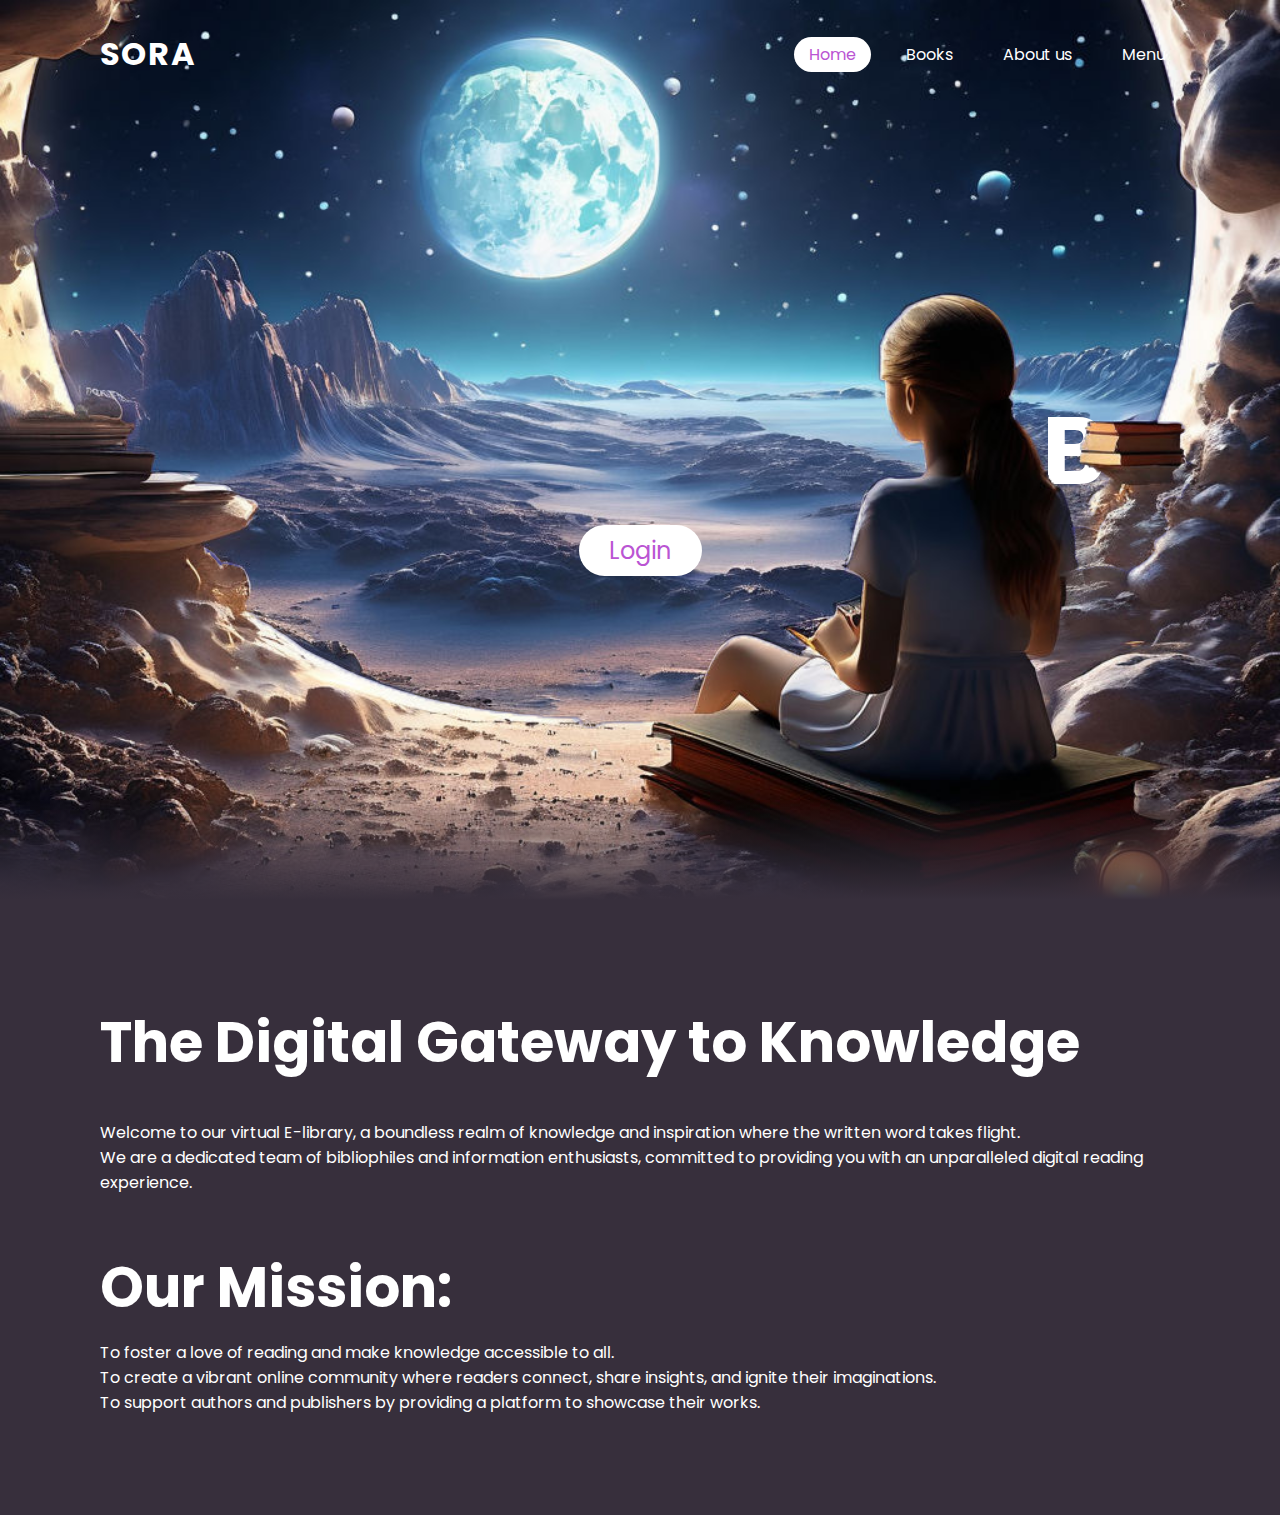
<file: index.html>
<!DOCTYPE html>
<html>
    <head>
      <meta charset="UTF-8">
      <title>Sora Books</title>
      <style type="text/css">
         @import url('https://fonts.googleapis.com/css?family=Poppins : 300, 400, 500,600 ,       700, 800,900&display=swap');
            *
            {
               margin: 0;
               padding: 0;
               box-sizing: border-box;
               font-family: 'Poppins' ,sans-serif;
               scroll-behavior: smooth;
            }
            body
            {
               min-height: 100vh;
               overflow-x: hidden;
               background: linear-gradient(#2b1055,#7597de);
            }
            header
            {
               position: absolute;
               top: 0;
               left: 0;
               width: 100%;
               padding: 30px 100px;
               display: flex;
               justify-content: space-between;
               align-items: center;
               z-index: 10000;
            }
            header .logo
            {
                color: #fff;
                font-weight: 700;
                text-decoration: none;
                font-size: 2em;
                text-transform: uppercase;
                letter-spacing: 2px;
            }
            header ul
            {
                display: flex;
                justify-content: center;
                align-items: center;
            }
            header ul li
            {
                list-style: none;
                margin-left: 20px;
            }
            header ul li a
            {
               text-decoration: none;
               padding: 6px 15px;
               color: #fff;
               border-radius: 20px;
            }
            header ul li a:hover,
            header ul li a.active
            {
               background: #fff;
               color:#ba55d3;
            }
            section
            {
               position: relative;
               width: 100%;
               height: 100vh;
               padding: 100px;
               display: flex;
               justify-content: center;
               align-items: center;
               overflow: hidden;
            }
            section::before
            {
               content: '';
               position: absolute;
               bottom: 0;
               width: 100%;
               height: 100px;
               background: linear-gradient(to top,#372f3c,transparent);
               z-index: 900;
             }
             section img
             {
               position: absolute;
               top: 0;
               left: 0;
               width: 100%;
               height: 100%;
               object-fit: cover;
               pointer-events: none;
             }
             section  img#moon
             {
               z-index: 10;
             }
             #text
             {
                position: absolute;
                right: -350px;
                color: #fff;
                white-space: nowrap;
                font-size: 7.5vw;
                z-index: 9;
    
              }
              #btn
              {
                text-decoration: none;
                display: inline-block;
                padding: 8px 30px;
                border-radius: 40px;
                background: #fff;
                color: #ba55d3;
                font-size: 1.5em;
                z-index: 9;
                transform: translateY(100px);
              }
              .sec
              {
                 position: relative;
                 padding: 100px;
                 background: #372f3c;
               }
               .sec h2
               { 
                 font-size: 3.5em;
                 margin-bottom: 10px;
                 color: #fff;
               }
               .sec p
               {
                 font-size: 1em;
                 color: #fff;
                }
      </style>

    </head>
    <body>
        <header>
            <a href="#" class="logo">Sora</a>
            <ul>
                <li><a href="#" class="active">Home</a></li>
                <li><a href="book.html">Books</a></li>
                <li><a  href="us.html" target="_self">About us</a></li>
                <li><a href="#">Menu</a></li>
            </ul>     
        </header>  
        <section>
            <img src="moon2.png" id="moon2">
            
            <h2 id="text">Books Night</h2>
            <a href="logphp.html" id="btn">Login</a>
            <img src="moon1.png" id="moon" >
        </section> 
        <div class="sec">
            <h2>The Digital Gateway to Knowledge </h2><br>
            <p>Welcome to our virtual E-library, a boundless realm of knowledge and inspiration where the written word takes flight.<br> We are a dedicated team of bibliophiles and information enthusiasts, committed to providing you with an unparalleled digital reading experience.</p><br><br>
            <h2>Our Mission:</h2>
            <ul>
                <p>To foster a love of reading and make knowledge accessible to all.</p>
                <p>To create a vibrant online community where readers connect, share insights, and ignite their imaginations.</p>
                <p>To support authors and publishers by providing a platform to showcase their works.</p>
            </ul>
            
        </div> 
        <script>
            let moon2= document.getElementById('moon2');
            let text = document.getElementById('text');
            let btn= document.getElementById('btn');
            let moon= document.getElementById('moon');
            let header = document.querySelector('header');

            window.addEventListener('scroll', function(){
                let v = window.scrollY;
                
                text.style.marginRight = v * 4+'px';
                text.style.marginTop = v * 1.5+'px';
                btn.style.marginTop = v * 1.5+'px';
                header.style.top = v * 0.5 + 'px';
            })

        </script>
    </body>
</html>
</file>
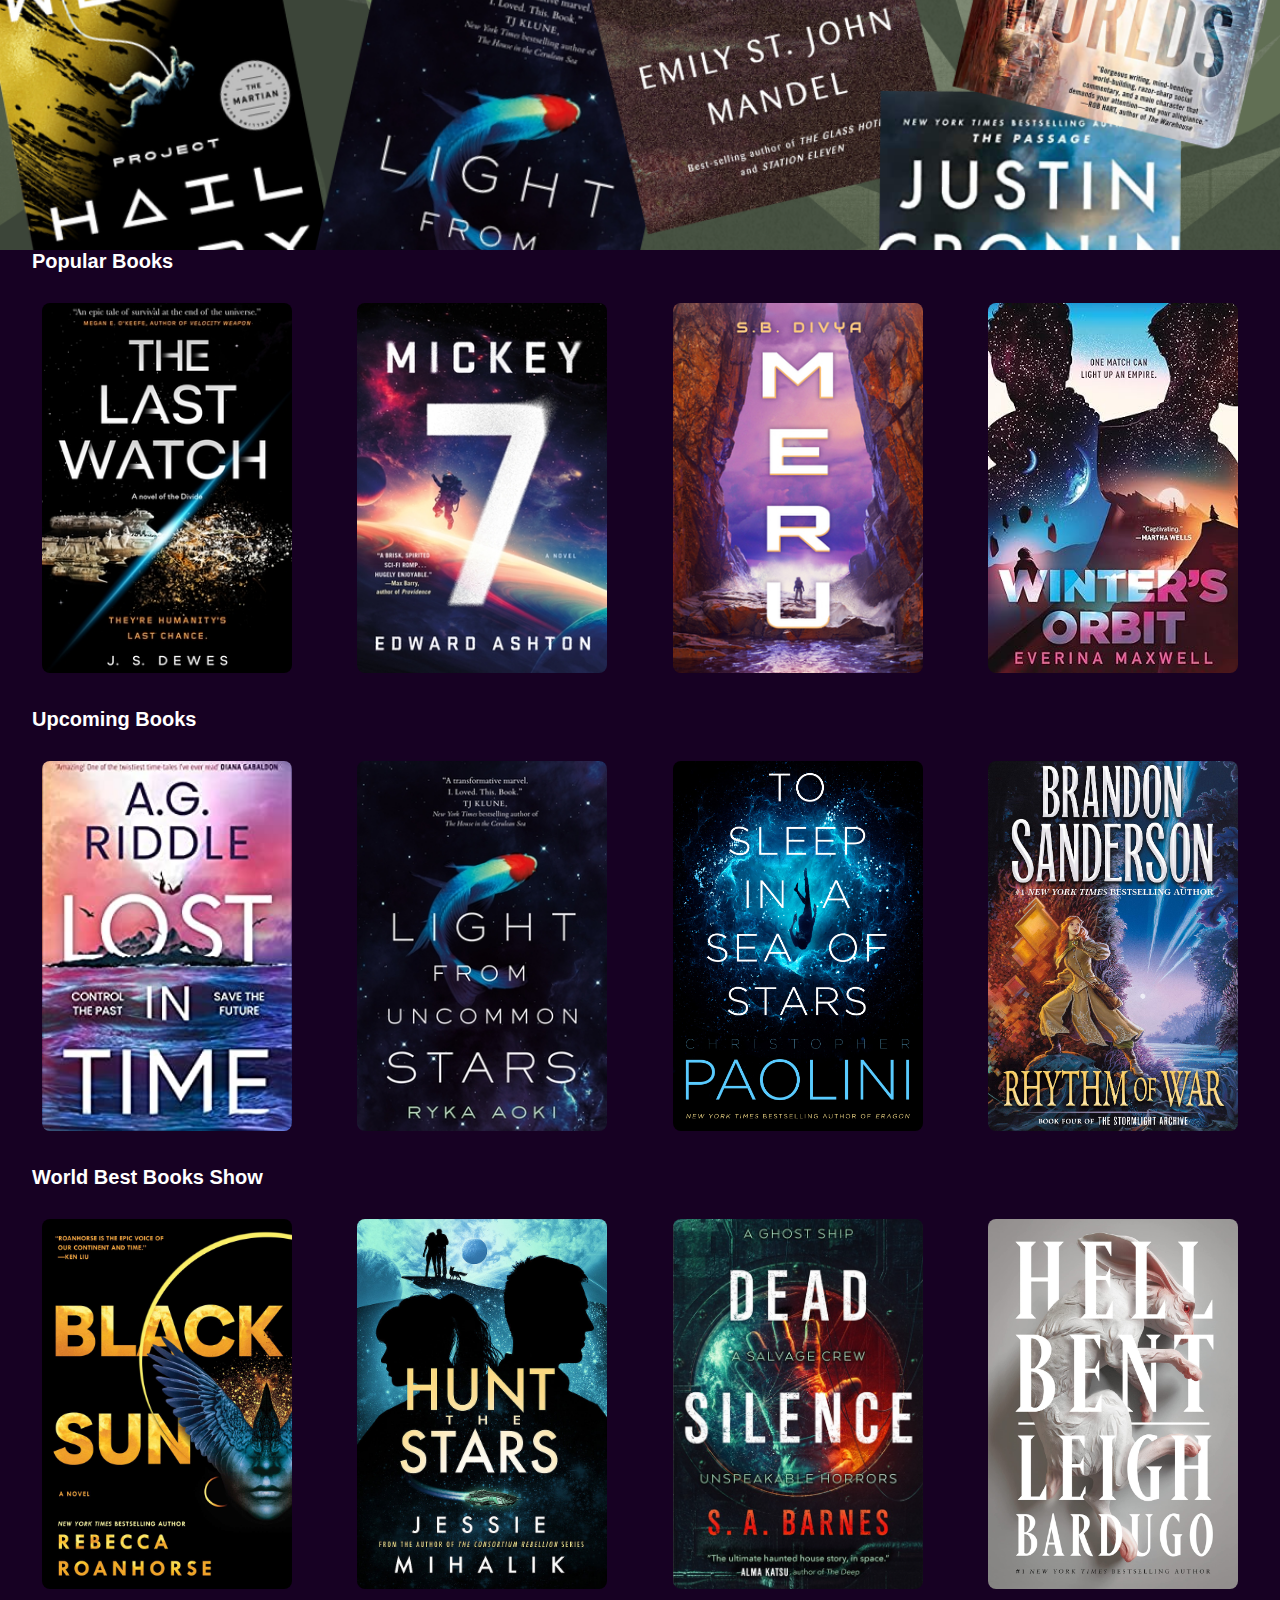
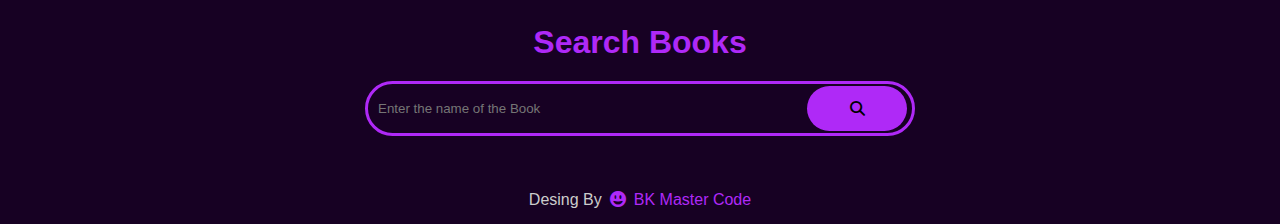
<file: book.html>
<!DOCTYPE html>
<html lang="en">
    <head>
        <meta charset="UTF-8">
        <meta http-equiv="X-UA-Compatible" content="IE-edge">
        <meta name="viewport" content="width=device-width, intial-scale=1.0">
        <title>Books</title>
        <link rel ="stylesheet" href="https://cdnjs.cloudflare.com/ajax/libs/font-awesome/6.5.2/css/all.min.css">
        <style type="text/css">
            *{
                margin: 0;
                padding: 0;
                box-sizing: border-box;
                font-family: sans-serif;
            }
            body{
                width: 100%;
                height: 100vh;
                background: #170123;
            }
            section img{
                display: block;
                width: 100%;
                height: 250px;
                object-fit: cover;
            }
            
            /*---------*/
            .second{
                width: 100%;
                height: auto;
                margin: 0 auto;
                padding-bottom: 25px;
                background: #170123;
            }
            .second .latest{
                width: 95%;
                margin: 0 auto;
            }
            .second .latest h1{
                font-size: 20px;
                color: #fff;
                margin-bottom: 20px;
            }
            .second .latest .box{
                display: flex;
                align-items: center;
                justify-content: space-between;
            }
            .second .latest .box .card{
                width: 250px;
                height: 370px;
                margin: 10px;
                overflow: hidden;
                border-radius: 8px;
            }
            .second .latest .box .card .details{
                width: 250px;
                height: 370px;
                overflow: hidden;
                position: absolute;
                border-radius: 8px;
                transform: 0.3s;
                transition: 0.3s;
                opacity: 0;
            }
            .second .latest .box .card:hover .details{
                opacity: 1;
                background: linear-gradient(to bottom, rgba(0,0,0,0.0),rgba(0,0,0,0.7));
            }
            .second .latest .box .card .details .left{
                position: absolute;
                bottom: 0;
                color: #fff;
                transform: translateX(-100px);
                transition: 0.4s;
                opacity: 0;
            }
            .second .latest .box .card:hover .details .left{
                opacity: 1;
                transform: translateX(0);
            }
            .second .latest .box .card .details .left p.name{
                width: 100%;
                font-size: 20px;
                font-weight: bold;
                margin-left: 10px;
                margin-bottom: 10px;
            }
            .second .latest .box .card .details .left p.category{
                margin-left: 10px;
                font-size: 13px;
                margin-bottom: 8px;

            }
            .second .latest .box .card .details .left  .info{
                display: flex;
                align-items: center;
                margin-bottom: 10px;

            }
            .second .latest .box .card .details .left  .info .rate{
                display: flex;
                align-items: center;
                margin-left: 10px;
                margin-right: 10px;
            }
            .second .latest .box .card .details .left  .info .rate i{
                font-size: 12px;
                color: #af29f7;
                margin-right: 5px;
            }
            .second .latest .box .card .details .left  .info .rate p{
                font-size: 12px;

            }
            .second .latest .box .card .details .right{
                position: absolute;
                right: 0;
                bottom: 0;
                color: #fff;
                transform: translateX(100px);
                transition: 0.4s;
                opacity: 0;
            }
            .second .latest .box .card:hover .details .right{
                opacity: 1;
                transform: translateX(0);
            }
            .second .latest .box .card .details .right i{
                width: 40px;
                height: 40px;
                line-height: 40px;
                font-size: 20px;
                text-align: center;
                background-color: #af29f7;
                border-radius: 50%;
                cursor: pointer;
                color: #170123;
                margin: 0 10px 8px 0;
            }
            .second .latest .box .card img{
                width: 100%;
                height: 100%;
                object-fit: cover;
                object-position: center;

            }
            /*____________*/
            .upcoming{
                width: 100%;
                height: auto;
                margin: 0 auto;
                padding-bottom: 25px;
                background-color: #170123;

            }
            .upcoming .books_box{
                width: 95%;
                margin: 0 auto;
            }
            .upcoming .books_box h1{
                font-size: 20px;
                color: #fff;
                margin-bottom: 20px;
            }
            .upcoming .books_box .box{
                display: flex;
                align-items: center;
                justify-content: space-between;
            }
            .upcoming .books_box .box .card{
                width: 250px;
                height: 370px;
                margin: 10px;
                overflow: hidden;
                border-radius: 8px;
            }
            .upcoming .books_box .box .card .details{
                width: 250px;
                height: 370px;
                overflow: hidden;
                position: absolute;
                border-radius: 8px;
                transform: 0.3s;
                transition: 0.3s;
                opacity: 0;
            }
            .upcoming .books_box .box .card:hover .details{
                opacity: 1;
                background: linear-gradient(to bottom, rgba(0,0,0,0.0),rgba(0,0,0,0.7));
            }
            .upcoming .books_box .box .card .details .left{
                position: absolute;
                bottom: 0;
                color: #fff;
                transform: translateX(-100px);
                transition: 0.4s;
                opacity: 0;
            }
            .upcoming .books_box .box .card:hover .details .left{
                opacity: 1;
                transform: translateX(0);
            }
            .upcoming .books_box .box .card .details .left p.name{
                width: 100%;
                font-size: 20px;
                font-weight: bold;
                margin-left: 10px;
                margin-bottom: 10px;
            }
            .upcoming .books_box .box .card .details .left p.category{
                margin-left: 10px;
                font-size: 13px;
                margin-bottom: 8px;

            }
            .upcoming .books_box .box .card .details .left  .info{
                display: flex;
                align-items: center;
                margin-bottom: 10px;

            }
            .upcoming .books_box .box .card .details .left  .info .rate{
                display: flex;
                align-items: center;
                margin-left: 10px;
                margin-right: 10px;
            }
            .upcoming .books_box .box .card .details .left  .info .rate i{
                font-size: 12px;
                color: #af29f7;
                margin-right: 5px;
            }
            .upcoming .books_box .box .card .details .left  .info .rate p{
                font-size: 12px;

            }
            .upcoming .books_box .box .card .details .right{
                position: absolute;
                right: 0;
                bottom: 0;
                color: #fff;
                transform: translateX(100px);
                transition: 0.4s;
                opacity: 0;
            }
            .upcoming .books_box .box .card:hover .details .right{
                opacity: 1;
                transform: translateX(0);
            }
            .upcoming .books_box .box .card .details .right i{
                width: 40px;
                height: 40px;
                line-height: 40px;
                font-size: 20px;
                text-align: center;
                background-color: #af29f7;
                border-radius: 50%;
                cursor: pointer;
                color: #170123;
                margin: 0 10px 8px 0;
            }
            .upcoming .books_box .box .card img{
                width: 100%;
                height: 100%;
                object-fit: cover;
                object-position: center;

            }
            /*______*/
            .show{
                width: 100%;
                height: auto;
                margin: 0 auto;
                padding-bottom: 25px;
                background-color: #170123;

            }
            .show .books_show{
                width: 95%;
                margin: 0 auto;
            }
            .show .books_show h1{
                font-size: 20px;
                color: #fff;
                margin-bottom: 20px;
            }
            .show .books_show .box{
                display: flex;
                align-items: center;
                justify-content: space-between;
            }
            .show .books_show .box .card{
                width: 250px;
                height: 370px;
                margin: 10px;
                overflow: hidden;
                border-radius: 8px;
            }
            .show .books_show .box .card .details{
                width: 250px;
                height: 370px;
                overflow: hidden;
                position: absolute;
                border-radius: 8px;
                transform: 0.3s;
                transition: 0.3s;
                opacity: 0;
            }
            .show .books_show .box .card:hover .details{
                opacity: 1;
                background: linear-gradient(to bottom, rgba(0,0,0,0.0),rgba(0,0,0,0.7));
            }
            .show .books_show .box .card .details .left{
                position: absolute;
                bottom: 0;
                color: #fff;
                transform: translateX(-100px);
                transition: 0.4s;
                opacity: 0;
            }
            .show .books_show .box .card:hover .details .left{
                opacity: 1;
                transform: translateX(0);
            }
            .show .books_show .box .card .details .left p.name{
                width: 100%;
                font-size: 20px;
                font-weight: bold;
                margin-left: 10px;
                margin-bottom: 10px;
            }
            .show .books_show .box .card .details .left p.category{
                margin-left: 10px;
                font-size: 13px;
                margin-bottom: 8px;

            }
            .show .books_show .box .card .details .left  .info{
                display: flex;
                align-items: center;
                margin-bottom: 10px;

            }
            .show .books_show .box .card .details .left  .info .rate{
                display: flex;
                align-items: center;
                margin-left: 10px;
                margin-right: 10px;
            }
            .show .books_show .box .card .details .left  .info .rate i{
                font-size: 12px;
                color: #af29f7;
                margin-right: 5px;
            }
            .show .books_show .box .card .details .left  .info .rate p{
                font-size: 12px;

            }
            .show .books_show .box .card .details .right{
                position: absolute;
                right: 0;
                bottom: 0;
                color: #fff;
                transform: translateX(100px);
                transition: 0.4s;
                opacity: 0;
            }
            .show .books_show .box .card:hover .details .right{
                opacity: 1;
                transform: translateX(0);
            }
            .show .books_show .box .card .details .right i{
                width: 40px;
                height: 40px;
                line-height: 40px;
                font-size: 20px;
                text-align: center;
                background-color: #af29f7;
                border-radius: 50%;
                cursor: pointer;
                color: #170123;
                margin: 0 10px 8px 0;
            }
            .show .books_show .box .card img{
                width: 100%;
                height: 100%;
                object-fit: cover;
                object-position: center;

            }
            .searchBooks{
                width: 100%;
                height: auto;
                padding: 0 0 40px 0;
                background-color: #170123;
            }
            .searchBooks h1{
                text-align: center;
                color: #af29f7;

            }
            .searchBooks .news_card{
                width: 550px;
                margin: 0 auto;
                display: flex;
                align-items: center;
                justify-content: center;
                position: relative;
            }
            .searchBooks .news_card input{
                width: 550px;
                height: 55px;
                margin-top: 20px;
                border-radius: 35px;
                border: 3px solid #af29f7;
                padding: 0 10px;
                outline: none;
                background: none;
                color: #cccccc;

            }
            .searchBooks .news_card button{
                position: absolute;
                right: 0;
                width: 100px;
                height: 45px;
                border-radius: 25px;
                margin-top: 20px;
                margin-right: 8px;
                border: 0;
                outline: none;
                background-color: #af29f7;
                font-weight: bold;
                font-size: 15px;
                cursor: pointer;
            }
            p.end{
                background: #170123;
                text-align: center;
                color: #cccccc;
                padding: 15px 0;
            }
            p.end span{
                color: #af29f7;
            }
            p.end span i{
                margin: 0 8px;
            }

          
   
        </style>
    </head>
    <body>
        <section>
            <img src="a.png" id="bok">
        </section>


        <div class="second">
            <div class="latest">
                <h1>Popular Books</h1>
                <div class="box">
                    <div class="card">

                        <div class="details">
                            <div class="left">
                                <p class="name">1</p>
                                <p class="category">Science Fiction/Fantasy</p>
                                <div class="info">
                                    <div class="rate">
                                        <i class="fa-solid fa-star"></i>
                                        <p>9.2</p>
                                    </div>
                                
                                </div>
                            </div>
                            <div class="right">
                                <i class="fa-solid fa-book"></i>
                            </div>

                        </div>
                        <img src="1.jpg" alt="">
                    </div>

                    <div class="card">

                        <div class="details">
                            <div class="left">
                                <p class="name">2</p>
                                <p class="category">Science Fiction/Fantasy</p>
                                <div class="info">
                                    <div class="rate">
                                        <i class="fa-solid fa-star"></i>
                                        <p>9.0</p>
                                    </div>
                                
                                </div>
                            </div>
                            <div class="right">
                                <i class="fa-solid fa-book"></i>
                            </div>

                        </div>
                        <img src="2.jpg" alt="">
                    </div>
                    <div class="card">

                        <div class="details">
                            <div class="left">
                                <p class="name">3</p>
                                <p class="category">Science Fiction/Fantasy</p>
                                <div class="info">
                                    <div class="rate">
                                        <i class="fa-solid fa-star"></i>
                                        <p>8.5</p>
                                    </div>
                                
                                </div>
                            </div>
                            <div class="right">
                                <i class="fa-solid fa-book"></i>
                            </div>

                        </div>
                        <img src="3.jpg" alt="">
                    </div>
                    
                    <div class="card">

                        <div class="details">
                            <div class="left">
                                <p class="name">4</p>
                                <p class="category">Science Fiction/Fantasy</p>
                                <div class="info">
                                    <div class="rate">
                                        <i class="fa-solid fa-star"></i>
                                        <p>8.2</p>
                                    </div>
                                
                                </div>
                            </div>
                            <div class="right">
                                <i class="fa-solid fa-book"></i>
                            </div>

                        </div>
                        <img src="5.jpg" alt="">
                    </div>
                   
                   

                </div>
            </div>

        </div>

        <div class="upcoming">
            <div class="books_box">
                <h1>Upcoming Books</h1>
                <div class="box">
                    <div class="card">

                        <div class="details">
                            <div class="left">
                                <p class="name">5</p>
                                <p class="category">Science Fiction/Fantasy</p>
                                <div class="info">
                                    <div class="rate">
                                        <i class="fa-solid fa-star"></i>
                                        <p>8.2</p>
                                    </div>
                                
                                </div>
                            </div>
                            <div class="right">
                                <i class="fa-solid fa-book"></i>
                            </div>

                        </div>
                        <img src="6.jpg" alt="">
                    </div>
                    <div class="card">

                        <div class="details">
                            <div class="left">
                                <p class="name">6</p>
                                <p class="category">Science Fiction/Fantasy</p>
                                <div class="info">
                                    <div class="rate">
                                        <i class="fa-solid fa-star"></i>
                                        <p>8.0</p>
                                    </div>
                                
                                </div>
                            </div>
                            <div class="right">
                                <i class="fa-solid fa-book"></i>
                            </div>

                        </div>
                        <img src="7.jpg" alt="">
                    </div>
                    <div class="card">

                        <div class="details">
                            <div class="left">
                                <p class="name">7</p>
                                <p class="category">Science Fiction/Fantasy</p>
                                <div class="info">
                                    <div class="rate">
                                        <i class="fa-solid fa-star"></i>
                                        <p>7.9</p>
                                    </div>
                                
                                </div>
                            </div>
                            <div class="right">
                                <i class="fa-solid fa-book"></i>
                            </div>

                        </div>
                        <img src="8.jpg" alt="">
                    </div>
                    <div class="card">

                        <div class="details">
                            <div class="left">
                                <p class="name">8</p>
                                <p class="category">Science Fiction/Fantasy</p>
                                <div class="info">
                                    <div class="rate">
                                        <i class="fa-solid fa-star"></i>
                                        <p>7.7</p>
                                    </div>
                                
                                </div>
                            </div>
                            <div class="right">
                                <i class="fa-solid fa-book"></i>
                            </div>

                        </div>
                        <img src="9.jpg" alt="">
                    </div>
                   
                </div>
            </div>
        </div>
        <div class="show">
            <div class="books_show">
                <h1>World Best Books Show</h1>
                <div class="box">
                    <div class="card">

                        <div class="details">
                            <div class="left">
                                <p class="name">9</p>
                                <p class="category">Science Fiction/Fantasy</p>
                                <div class="info">
                                    <div class="rate">
                                        <i class="fa-solid fa-star"></i>
                                        <p>7.5</p>
                                    </div>
                                
                                </div>
                            </div>
                            <div class="right">
                                <i class="fa-solid fa-book"></i>
                            </div>
    
                        </div>
                        <img src="10.jpg" alt="">
                    </div>
                    <div class="card">
    
                        <div class="details">
                            <div class="left">
                                <p class="name">10</p>
                                <p class="category">Science Fiction/Fantasy</p>
                                <div class="info">
                                    <div class="rate">
                                        <i class="fa-solid fa-star"></i>
                                        <p>7.0</p>
                                    </div>
                                
                                </div>
                            </div>
                            <div class="right">
                                <i class="fa-solid fa-book"></i>
                            </div>
    
                        </div>
                        <img src="12.jpg" alt="">
                    </div>
                   
                    <div class="card">
    
                        <div class="details">
                            <div class="left">
                                <p class="name">11</p>
                                <p class="category">Science Fiction/Fantasy</p>
                                <div class="info">
                                    <div class="rate">
                                        <i class="fa-solid fa-star"></i>
                                        <p>6.7</p>
                                    </div>
                                
                                </div>
                            </div>
                            <div class="right">
                                <i class="fa-solid fa-book"></i>
                            </div>
    
                        </div>
                        <img src="13.jpg" alt="">
                    </div>
                    <div class="card">
    
                        <div class="details">
                            <div class="left">
                                <p class="name">12</p>
                                <p class="category">Science Fiction/Fantasy</p>
                                <div class="info">
                                    <div class="rate">
                                        <i class="fa-solid fa-star"></i>
                                        <p>6.4</p>
                                    </div>
                                
                                </div>
                            </div>
                            <div class="right">
                                <i class="fa-solid fa-book"></i>
                            </div>
    
                        </div>
                        <img src="14.jpg" alt="">
                    </div>
                </div>

               
                
            </div>
        </div>

        <div class="searchBooks">
            <h1>Search Books</h1>
            <div class="news_card">
                <input type="search" name="" id="" placeholder="Enter the name of the Book">
                <button type="submit"><i class="fa-solid fa-magnifying-glass"></i></button>
            </div>
        </div>
        <p class="end">Desing By<span><i class="fa-solid fa-face-grin-wide"></i>BK Master Code</span></p>
            

        

    </body>
    
   
</html>
</file>
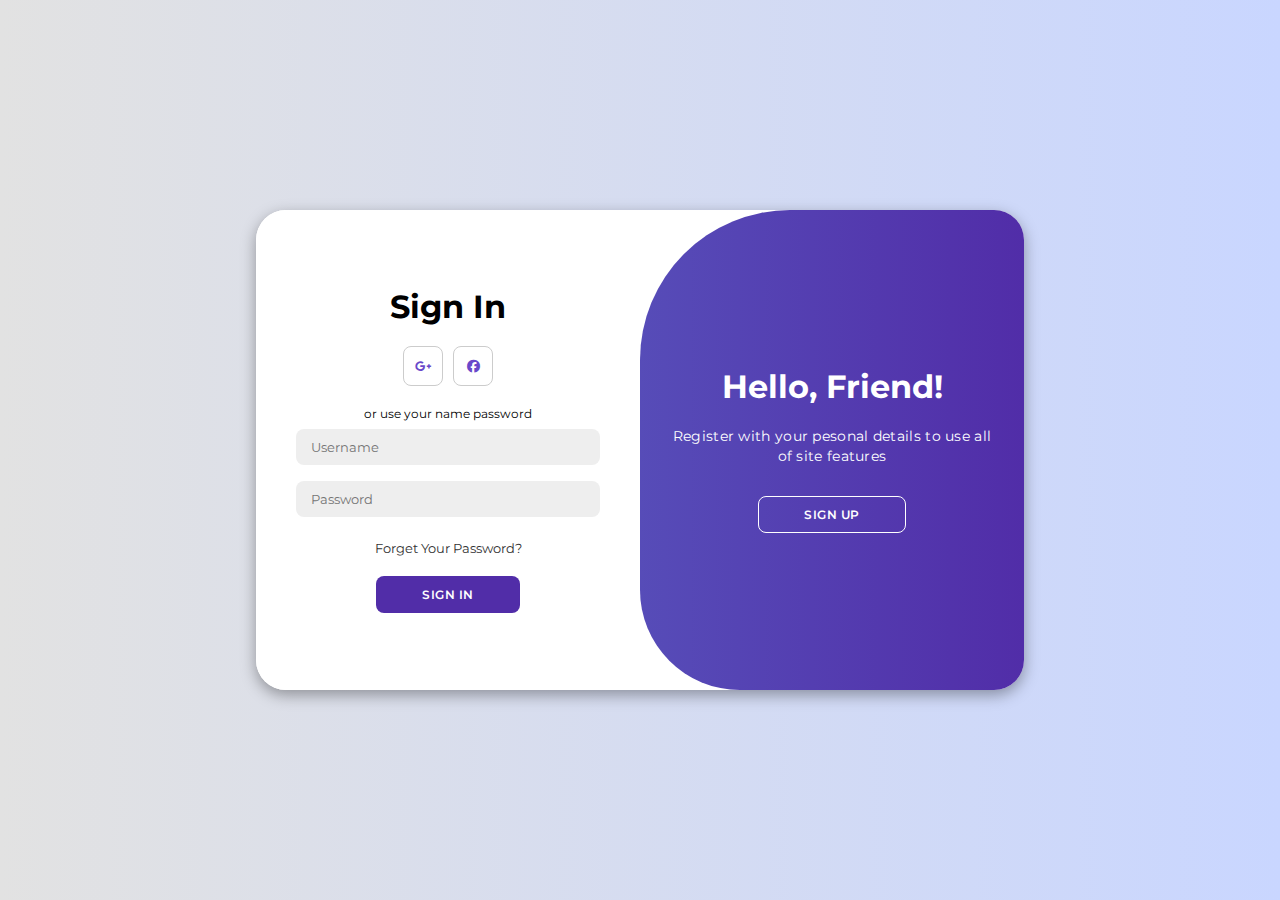
<file: logphp.html>
<!DOCTYPE html>
<html lang="en">
    <head>
        <meta charset="UTF-8">
        <meta name="viewport" content="width=device-width, initial-scale=1.0">
        <link rel="stylesheet" href="https://cdnjs.cloudflare.com/ajax/libs/font-awesome/6.5.1/css/all.min.css">
        <link rel="stylesheet" href="style11.css">
        <title>Logen Page | Sora</title>
    </head>
    <body>
        <div class="container" id="container">
            <div class="form-container sign-up">
                <form action="regist.php" method="post">
                    <h1>Create Account</h1>
                    <div class="social-icons">
                        <a href="#" class="icon"><i class="fa-brands fa-google-plus-g" style="color: #6949ca;"></i></a>
                        <a href="#" class="icon"><i class="fa-brands fa-facebook"style="color: #6949ca;"></i></a>
                    </div>
                    <span>or use your email for registeration</span>
                    <input type="text" name="username" placeholder="Username">
                    <input type="email" name="email" placeholder="Email">
                    <input type="password" name="password" placeholder="Password">
                    <button type="submit" name="register">Sign Up</button>  
                </form>
            </div>
            <div class="form-container sign-in">
                <form action="login.php" method="post">
                    <h1>Sign In </h1>
                    <div class="social-icons">
                        <a href="#" class="icon"><i class="fa-brands fa-google-plus-g" style="color: #6949ca;"></i></a>
                        <a href="#" class="icon"><i class="fa-brands fa-facebook"style="color: #6949ca;"></i></a>
                    </div>
                    <span>or use your name password</span>
                   
                    <input type="text" name="username" placeholder="Username">
                    <input type="password" name="password" placeholder="Password">
                    <a href="#">Forget Your Password?</a>
                    <button>Sign In</button>  
                </form>
            </div>
            <div class="toggle-container">
                <div class="toggle">
                    <div class="toggle-panel toggle-left">
                        <h1>Welcome Back!</h1>
                        <p>Enter your pesonal details to use all of site features</p>
                        <button class="hidden" id="login">Sign In</button>
                    </div>
                    <div class="toggle-panel toggle-right">
                        <h1>Hello, Friend!</h1>
                        <p>Register with your pesonal details to use all of site features</p>
                        <button class="hidden" id="register">Sign Up</button>
                    </div>
                </div>
            </div>
        </div>
        
        <script>
          const container = document.getElementById('container');
          const registerBtn = document.getElementById('register');
          const loginBtn = document.getElementById('login');
          registerBtn.addEventListener('click', ()=>{
            container.classList.add("active");
          });
          loginBtn.addEventListener('click', ()=>{
           container.classList.remove("active");
          });
        </script>
    </body>

</html>
</file>
<file: style11.css>
@import url('https://fonts.googleapis.com/css2?family=Montserrat:wght@300;400;500;600;700&display=swap');

*
{
    margin: 0;
    padding: 0;
    box-sizing: border-box;
    font-family: 'Montserrat', sans-serif;
}
body
{
    background-color: #c9d6ff;
    background: linear-gradient(to right, #e2e2e2,#c9d6ff);
    display: flex;
    align-items: center;
    justify-content: center;
    flex-direction: column;
    height: 100vh;
}
.container
{
    background-color: #fff;
    border-radius: 30px;
    box-shadow: 0 5px 15px rgba(0,0, 0, 0.35);
    position: relative;
    overflow: hidden;
    width: 768px;
    max-width: 100%;
    min-height: 480px;

}
.container p
{
    font-size: 14px;
    line-height: 20px;
    letter-spacing: 0.3px;
    margin: 20px 0;
}
.container span
{
    font-size: 12px;
}
.container a
{
    color: #333;
    font-size: 13px;
    text-decoration: none;
    margin: 15px 0 10px;
}
.container button
{
    background-color: #512da8;
    color: #fff;
    font-size: 12px;
    padding: 10px 45px;
    border: 1px solid transparent;
    border-radius: 8px;
    font-weight: 600;
    letter-spacing: 0.5px;
    text-transform: uppercase;
    margin-top: 10px;
    cursor: pointer;
}
.container button.hidden
{
    background-color: transparent;
    border-color: #fff;
}
.container form
{
    background-color: #fff;
    display: flex;
    align-items: center;
    justify-content: center;
    flex-direction: column;
    padding: 0 40px;
    height: 100%;
}
.container input
{
    background-color: #eee;
    border: none;
    margin: 8px 0;
    padding: 10px 15px;
    font-size: 13px;
    border-radius: 8px;
    width: 100%;
    outline : none;
}
.form-container
{
    position: absolute;
    top: 0;
    height: 100%;
    transition: all 0.6s ease-in-out;
}
.sign-in
{
    left: 0;
    width: 50%;
    z-index: 2;
}
.container.active .sign-in
{
    transform: translateX(100%);
}
.sign-up
{
    left: 0;
    width: 50%;
    opacity: 0;
    z-index: 1;
}
.container.active .sign-up
{
    transform: translateX(100%);
    opacity: 1;
    z-index: 5;
    animation: move 0.6s;
}
@keyframes move 
{
    0%, 49.99%{
        opacity: 0;
        z-index: 1;
    }
    50%, 100%{
        opacity: 1;
        z-index: 5;
    }
}
.social-icons
{
    margin: 20px 0;
}
.social-icons a
{
    border: 1px solid #ccc;
    border-radius: 20%;
    display: inline-flex;
    justify-content: center;
    align-items: center;
    margin: 0 3px;
    width: 40px;
    height: 40px;
}
.toggle-container
{
    position: absolute;
    top: 0;
    left: 50%;
    width: 50%;
    height: 100%;
    overflow: hidden;
    transition: all 0.6s ease-in-out;
    border-radius: 150px 0 0 100px;
    z-index: 1000;
}
.container.active .toggle-container
{
    transform: translateX(-100%);
    border-radius: 0 150px 100px 0;
}
.toggle
{
    background-color: #512da8;
    height: 100%;
    background: linear-gradient(to right,#5c6bc8,#512da8);
    color: #fff;
    position: relative;
    left: -100%;
    height: 100%;
    width: 200%;
    transform: translateX(0);
    transition: all 0.6ss ease-in-out;
}
.container.active .toggle
{
    transform: translateX(50%);
}
.toggle-panel
{
    position: absolute;
    width: 50%;
    height: 100%;
    display: flex;
    align-items: center;
    justify-content: center;
    flex-direction: column;
    padding: 0 30px;
    text-align: center;
    top: 0;
    transform: translateX(0);
    transition: all 0.6s ease-in-out;
}
.toggle-left
{
    transform: translateX(-200%);
}
.container.active .toggle-left
{
    transform: translateX(0);
}
.toggle-right
{
    right: 0;
    transform: translateX(0);
}
.container.active .toggle-right
{
    transform: translateX(200%);
}
</file>
